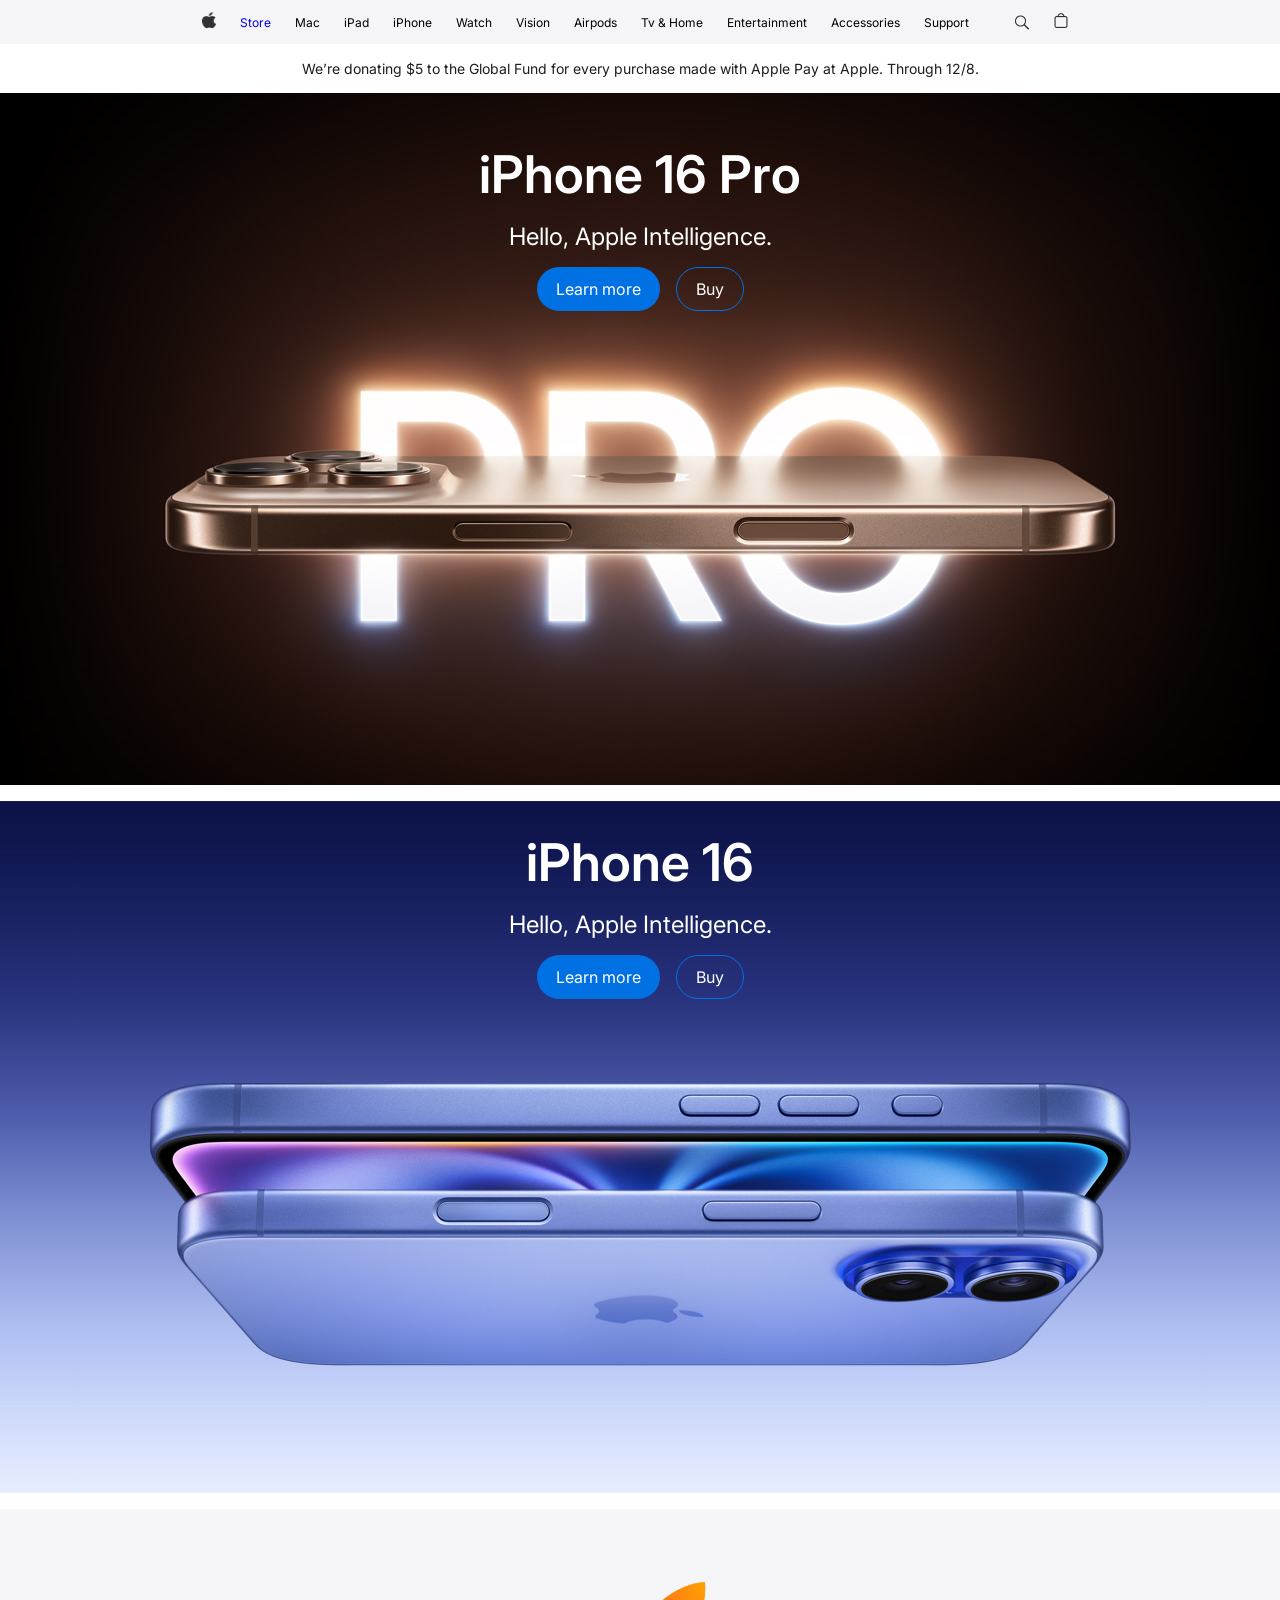
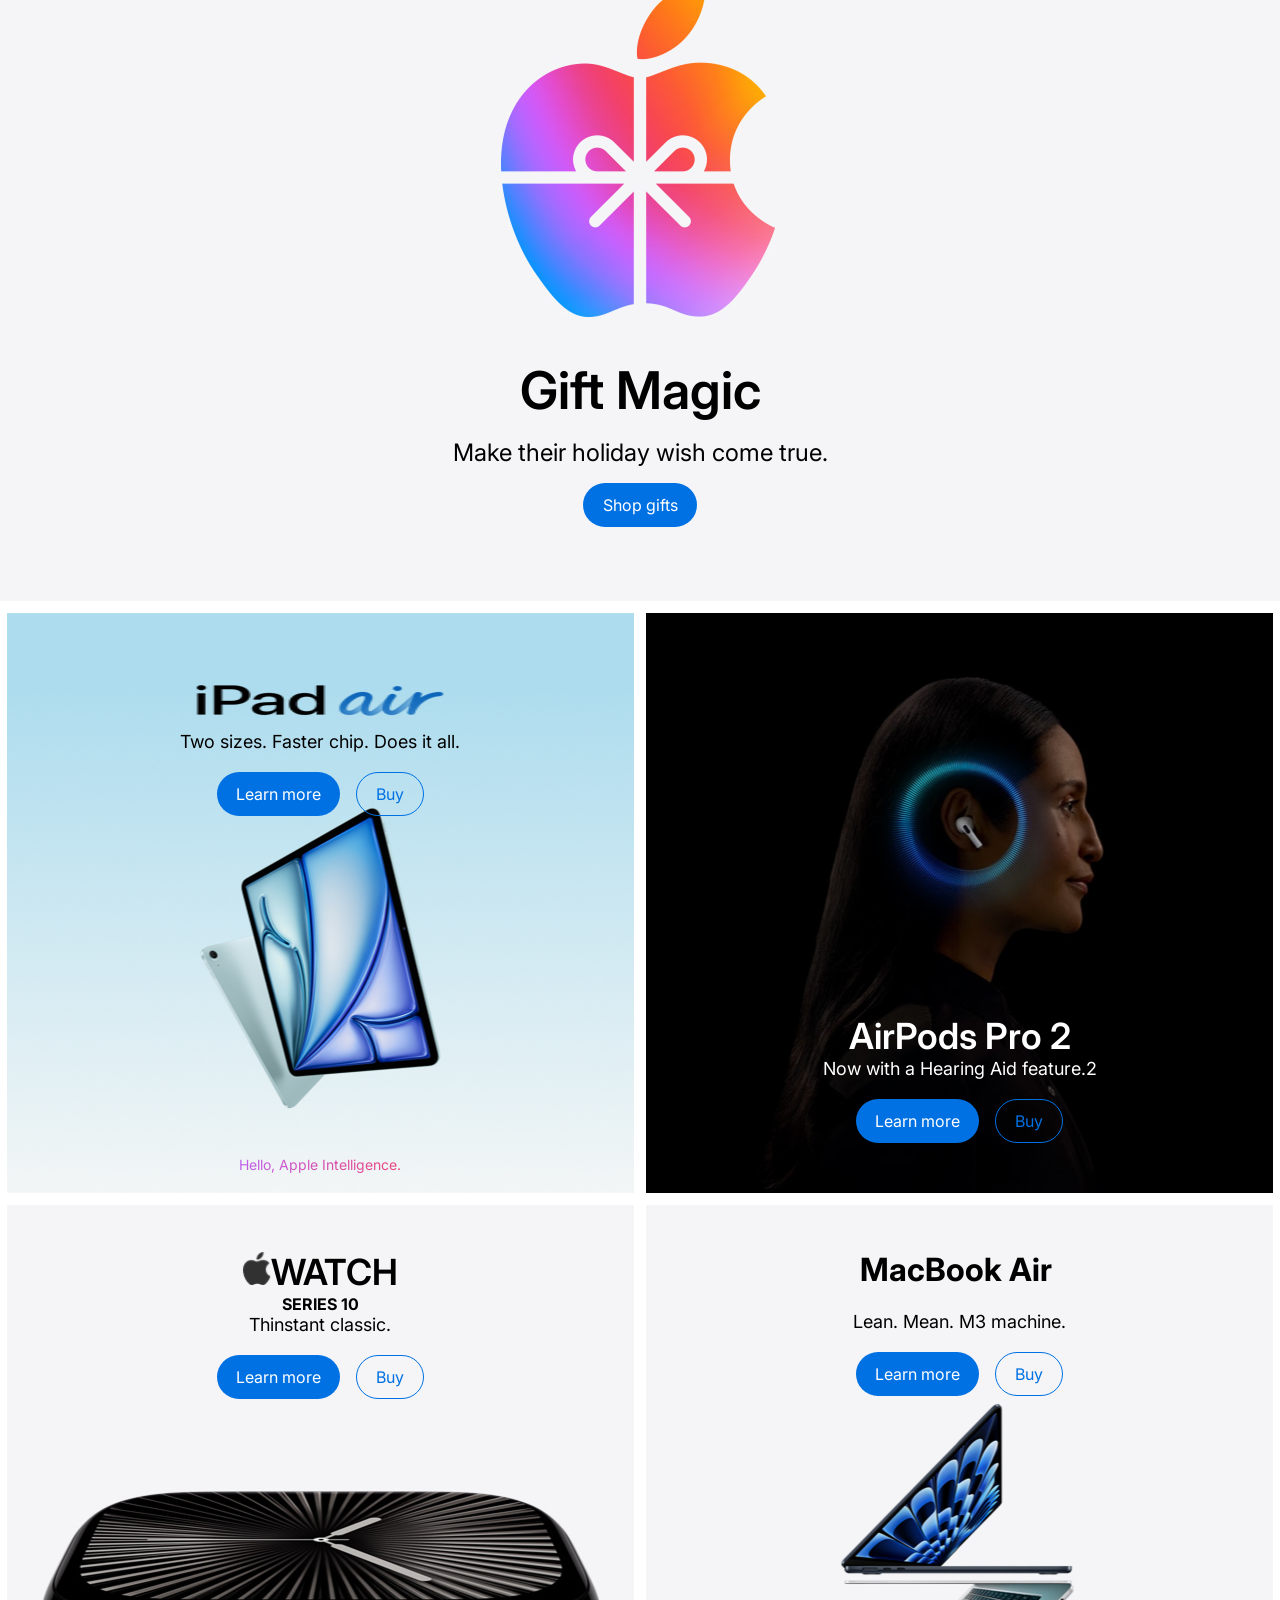
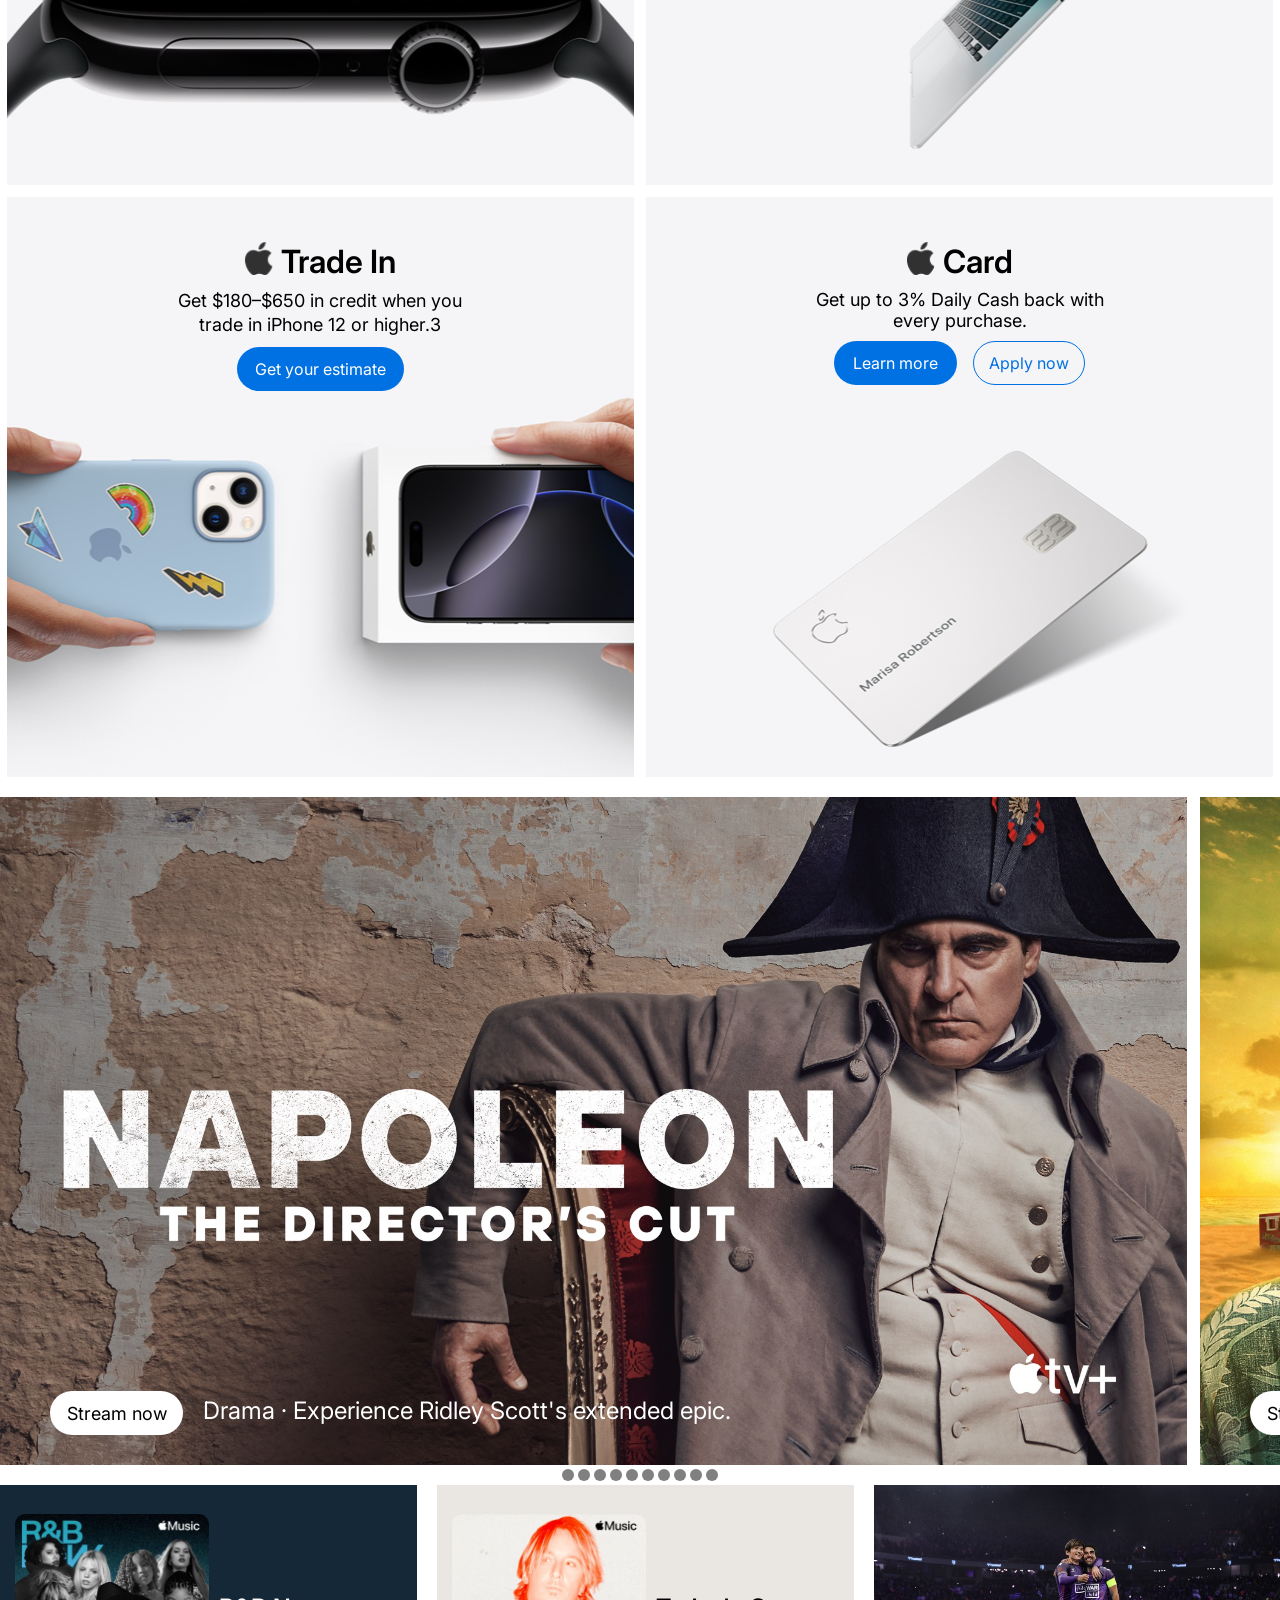
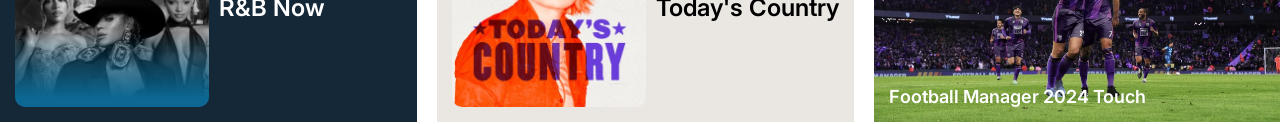
<file: index.html>
<!doctype html>
<html lang="en">
  <head>
    <meta charset="UTF-8" />
    <meta name="viewport" content="width=device-width, initial-scale=1.0" />
    <title>Apple</title>
    <link rel="stylesheet" href="style.css" />
    <link rel="preconnect" href="https://fonts.googleapis.com" />
    <link rel="preconnect" href="https://fonts.gstatic.com" crossorigin />
    <link rel="preconnect" href="https://fonts.googleapis.com" />
    <link rel="preconnect" href="https://fonts.gstatic.com" crossorigin />
    <link
      href="https://fonts.googleapis.com/css2?family=Inter:ital,opsz,wght@0,14..32,100..900;1,14..32,100..900&display=swap"
      rel="stylesheet"
    />
  </head>
  <body>
    <!-- navbar fixed -->
    <nav>
      <a href="index.html"
        ><img src="./navbar_item_apple-logo.png" class="navbar_logo"
      /></a>
      <a class="a" href="store.html">Store</a>
      <a class="a">Mac</a>
      <a class="a">iPad</a>
      <a class="a">iPhone</a>
      <a class="a">Watch</a>
      <a class="a">Vision</a>
      <a class="a">Airpods</a>
      <a class="a">Tv & Home</a>
      <a class="a">Entertainment</a>
      <a class="a">Accessories</a>
      <a class="a">Support</a>
      <menu>
        <img src="./navbar_item_search.png" class="navbar_search" />
        <img src="./navbar_item_bag.png" class="navbar_bag" />
        <img src="./navbar_item_menu.png" class="navbar_menu" />
      </menu>
    </nav>
    <!-- navbar fixed end  -->
    <span
      >We’re donating $5 to the Global Fund for every purchase made with Apple
      Pay at Apple. Through 12/8.
    </span>
    <!-- iphone 16 pro promo -->
    <section class="section1">
      <h1>iPhone 16 Pro</h1>
      <p>Hello, Apple Intelligence.</p>
      <div class="learn_buy">
        <a class="learn">Learn more</a>
        <a class="buy">Buy</a>
      </div>
    </section>
    <!-- iphone 16 promo -->
    <section class="section2">
      <h1>iPhone 16</h1>
      <p>Hello, Apple Intelligence.</p>
      <!-- learn and buy -->
      <div class="learn_buy">
        <a class="learn">Learn more</a>
        <a class="buy">Buy</a>
      </div>
    </section>
    <!-- magic gift  -->
    <section class="section3">
      <h1>Gift Magic</h1>
      <p>Make their holiday wish come true.</p>
      <a class="shop">Shop gifts</a>
    </section>
    <!-- undsen hesg duusla odoo -->
    <div class="product">
      <figure id="ipad">
        <img src="./ipadtext.png" />
        <p>Two sizes. Faster chip. Does it all.</p>
        <div class="more">
          <a class="learn">Learn more</a>
          <a class="buy">Buy</a>
        </div>
        <span>Hello, Apple Intelligence.</span>
      </figure>
      <figure id="airpods">
        <h1>AirPods Pro 2</h1>
        <p>Now with a Hearing Aid feature.2</p>
        <div class="more">
          <a class="learn">Learn more</a>
          <a class="buy">Buy</a>
        </div>
      </figure>
      <figure id="watch">
        <h1><img src="./products_apple-logo.png" class="vector" />WATCH</h1>
        <h4>SERIES 10</h4>
        <p>Thinstant classic.</p>
        <div class="more">
          <a class="learn">Learn more</a>
          <a class="buy">Buy</a>
        </div>
      </figure>
      <figure id="macbook">
        <h1>MacBook Air</h1>
        <p>Lean. Mean. M3 machine.</p>
        <div class="more">
          <a class="learn">Learn more</a>
          <a class="buy">Buy</a>
        </div>
      </figure>
      <figure id="product_mini_1">
        <h1>Apple for Small Business</h1>
        <p>Hardware, software, and expert help - all in one place.</p>
        <a class="learn">Learn more</a>
      </figure>
      <figure id="product_mini_2">
        <h1>Carrier deals at Apple</h1>
        <p>
          Get up to $1000 in credit on a new iPhone. Trade-in may be required.
        </p>
        <a class="learn">Find your deal</a>
      </figure>
      <figure id="tradein">
        <h1><img src="./products_apple-logo.png" class="vector" />Trade In</h1>
        <p>Get $180–$650 in credit when you trade in iPhone 12 or higher.3</p>
        <a class="learn">Get your estimate</a>
      </figure>
      <figure id="card">
        <h1><img src="./products_apple-logo.png" class="vector" />Card</h1>
        <p>Get up to 3% Daily Cash back with every purchase.</p>
        <div class="more">
          <a class="learn">Learn more</a>
          <a class="buy">Apply now</a>
        </div>
      </figure>
    </div>
    <!-- media scroll -->
    <div class="media">
      <div id="item1">
        <a>Stream now</a>
        <p>Drama · Experience Ridley Scott's extended epic.</p>
      </div>
      <div id="item2">
        <a>Stream now</a>
        <p>Comedy · The shady side of paradise.</p>
      </div>
      <div id="item3">
        <a>See the schedule</a>
        <p>Live MLB games, every Friday.</p>
      </div>
      <div id="item4">
        <a>Stream now</a>
        <p>Action · Worst. Heist. Ever.</p>
      </div>
      <div id="item5">
        <a class="stream">Stream now</a>
        <p>Documentary · All that glitters isn't gold.</p>
      </div>
      <div id="item6">
        <a>Stream now</a>
        <p>
          Thriller · Natalie Portman and Moses Ingram star in a visionary noir
          thriller.
        </p>
      </div>
      <div id="item7">
        <a>Stream now</a>
        <p>Drama · 16 Emmy® Nominations Including Best Drama</p>
      </div>
      <div id="item8">
        <a>Stream now</a>
        <p>Drama · New season.</p>
      </div>
      <div id="item9">
        <a>Stream now</a>
        <p>Crime · Presume nothing.</p>
      </div>
      <div id="item10">
        <a>Stream now</a>
        <p>Watch Messi, every club, and every match--live.</p>
      </div>
    </div>
    <div class="dots">
      <a href="#item1" class="dot"></a>
      <a href="#item2" class="dot"></a>
      <a href="#item3" class="dot"></a>
      <a href="#item4" class="dot"></a>
      <a href="#item5" class="dot"></a>
      <a href="#item6" class="dot"></a>
      <a href="#item7" class="dot"></a>
      <a href="#item8" class="dot"></a>
      <a href="#item9" class="dot"></a>
      <a href="#item10" class="dot"></a>
    </div>
    <!-- last last last -->
    <div class="carousel">
      <div class="group">
        <div class="page" id="page1">
          <img src="./infinity_spin_1.jpg" />
          <p>R&B Now</p>
          <a class="listen">Listen now</a>
        </div>
        <div class="page" id="page2">
          <img src="./infinity_spin_2.jpg" />
          <p>Today's Country</p>
          <a class="listen">Listen now</a>
        </div>
        <div class="page" id="page3">
          Football Manager 2024 Touch <a class="listen">Listen now</a>
        </div>
        <div class="page" id="page4">
          6 Weeks to Restart Your Fitness <a class="listen">Listen now</a>
        </div>
        <div class="page" id="page5">
          NBA 2k25 Arcade Edition <a class="listen">Listen now</a>
        </div>
        <div class="page" id="page6">
          Strenght with Kyle<a class="listen">Listen now</a>
        </div>
        <div class="page" id="page7">
          Run your first 5K<a class="listen">Listen now</a>
        </div>
        <div class="page" id="page8">
          <img src="./infinity_spin_8.jpg" />
          <p>Today's Indie Rock</p>
          <a class="listen">Listen now</a>
        </div>
        <div class="page" id="page9">
          Hello Kitty Island Adventure<a class="listen">Listen now</a>
        </div>
        <div class="page" id="page10">
          <img src="./infinity_spin_10.jpg" />
          <p>Strenght with Kyle</p>
          <a class="listen">Listen now</a>
        </div>
      </div>
      <div aria-hidden class="group">
        <div class="page" id="page1">
          <img src="./infinity_spin_1.jpg" />
          <p>R&B Now</p>
          <a class="listen">Listen now</a>
        </div>
        <div class="page" id="page2">
          <img src="./infinity_spin_2.jpg" />
          <p>Today's Country</p>
          <a class="listen">Listen now</a>
        </div>
        <div class="page" id="page3">
          Football Manager 2024 Touch <a class="listen">Listen now</a>
        </div>
        <div class="page" id="page4">
          6 Weeks to Restart Your Fitness <a class="listen">Listen now</a>
        </div>
        <div class="page" id="page5">
          NBA 2k25 Arcade Edition <a class="listen">Listen now</a>
        </div>
        <div class="page" id="page6">
          Strenght with Kyle<a class="listen">Listen now</a>
        </div>
        <div class="page" id="page7">
          Run your first 5K<a class="listen">Listen now</a>
        </div>
        <div class="page" id="page8">
          <img src="./infinity_spin_8.jpg" />
          <p>Today's Indie Rock</p>
          <a class="listen">Listen now</a>
        </div>
        <div class="page" id="page9">
          Hello Kitty Island Adventure<a class="listen">Listen now</a>
        </div>
        <div class="page" id="page10">
          <img src="./infinity_spin_10.jpg" />
          <p>Strenght with Kyle</p>
          <a class="listen">Listen now</a>
        </div>
      </div>
    </div>
  </body>
</html>
</file>
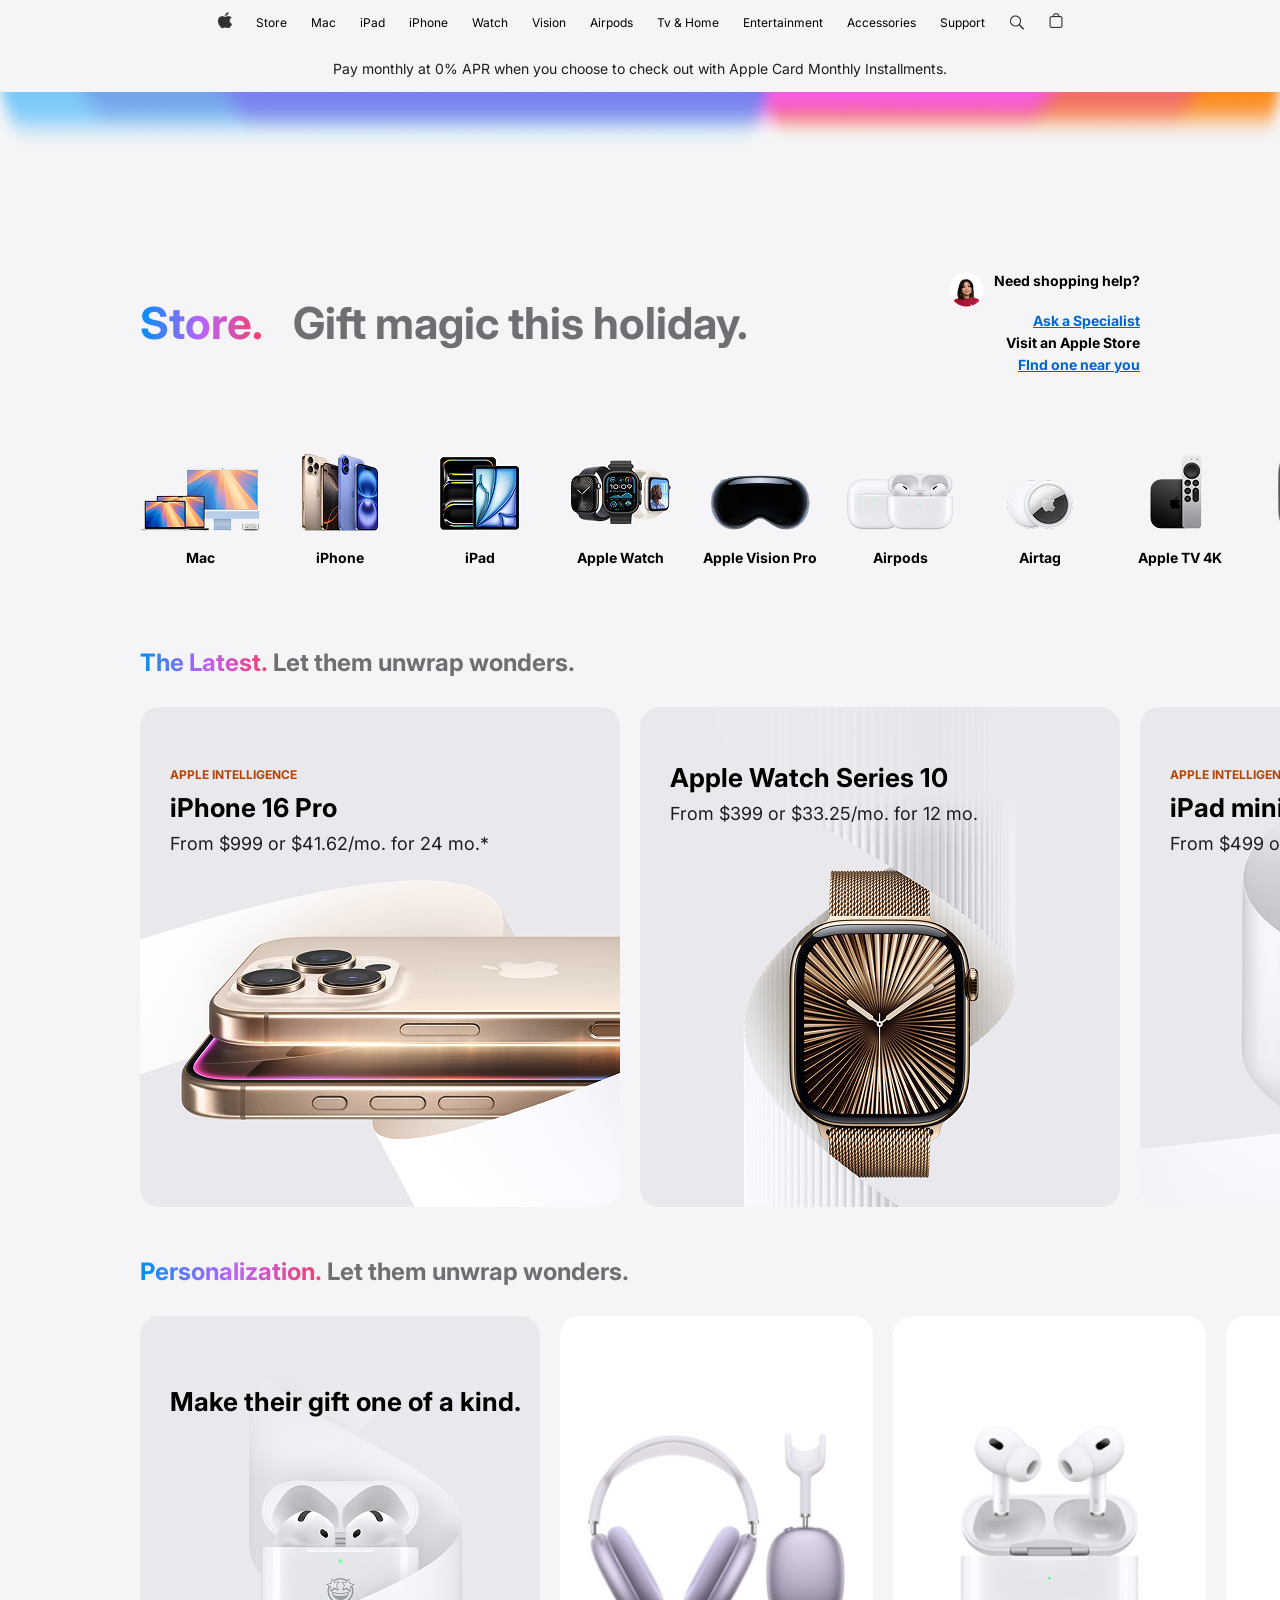
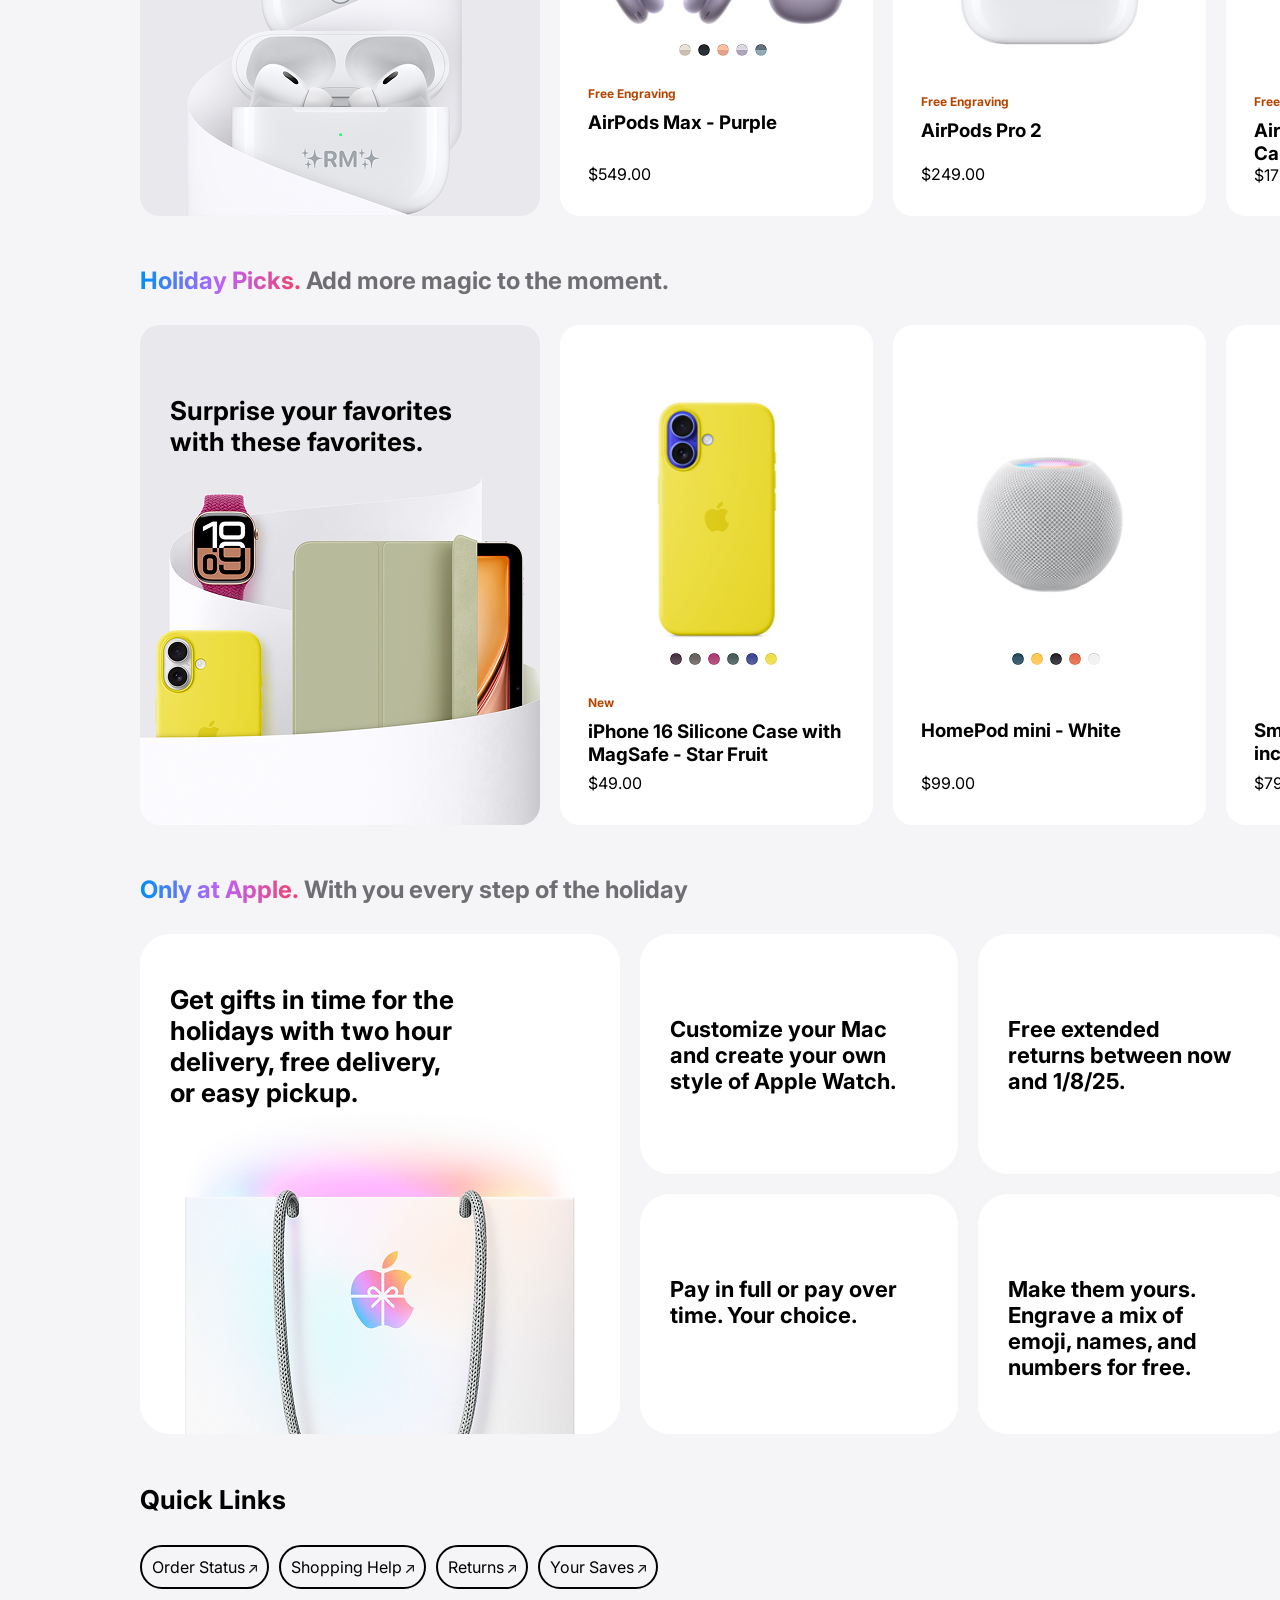
<file: store.html>
<!doctype html>
<html lang="en">
  <head>
    <meta charset="UTF-8" />
    <meta name="viewport" content="width=device-width, initial-scale=1.0" />
    <title>Store</title>
    <link rel="stylesheet" href="store.css" />
    <link rel="preconnect" href="https://fonts.googleapis.com" />
    <link rel="preconnect" href="https://fonts.gstatic.com" crossorigin />
    <link
      href="https://fonts.googleapis.com/css2?family=Inter:ital,opsz,wght@0,14..32,100..900;1,14..32,100..900&display=swap"
      rel="stylesheet"
    />
  </head>
  <body>
    <nav>
      <a href="index.html"
        ><img src="./navbar_item_apple-logo.png" class="navbar_logo"
      /></a>
      <a>Store</a>
      <a>Mac</a>
      <a>iPad</a>
      <a>iPhone</a>
      <a>Watch</a>
      <a>Vision</a>
      <a>Airpods</a>
      <a>Tv & Home</a>
      <a>Entertainment</a>
      <a>Accessories</a>
      <a>Support</a>
      <img src="./navbar_item_search.png" class="search" />
      <img src="./navbar_item_bag.png" class="bag" />
    </nav>
    <span
      >Pay monthly at 0% APR when you choose to check out with Apple Card
      Monthly Installments.
    </span>
    <img class="color" src="./store-header.png" />
    <main>
      <div class="header">
        <h1>Store.</h1>
        <h2>Gift magic this holiday.</h2>
      </div>
      <div class="Specialist">
        <div class="specialist1">
          <img src="./store-specialist.png" />
          <p>Need shopping help?</p>
        </div>
        <a>Ask a Specialist</a>
        <p>Visit an Apple Store</p>
        <a>FInd one near you</a>
      </div>
    </main>
    <!-- product section -->
    <section>
      <div>
        <img src="./store-card-13-mac-nav-202410.png" />
        <p>Mac</p>
      </div>
      <div>
        <img src="./store-card-13-iphone-nav-202409_GEO_US.png" />
        <p>iPhone</p>
      </div>
      <div>
        <img src="./store-card-13-ipad-nav-202405.png" />
        <p>iPad</p>
      </div>
      <div>
        <img src="./store-card-13-watch-nav-202409.png" />
        <p>Apple Watch</p>
      </div>
      <div>
        <img src="./apple_vision_pro.png" />
        <p>Apple Vision Pro</p>
      </div>
      <div>
        <img src="./store-card-13-airpods-nav-202409.png" />
        <p>Airpods</p>
      </div>
      <div>
        <img src="./store-card-13-airtags-nav-202108.png" />
        <p>Airtag</p>
      </div>
      <div>
        <img src="./store-card-13-appletv-nav-202210.png" />
        <p>Apple TV 4K</p>
      </div>
      <div>
        <img src="./store-card-13-homepod-nav-202301.png" />
        <p>HomePod</p>
      </div>
      <div>
        <img src="./store-card-13-accessories-nav-202409.png" />
        <p>Accessories</p>
      </div>
      <div>
        <img src="store-card-13-holiday-giftcards-asit-agc-nav-202111.png" />
        <p>Apple Gift Card</p>
      </div>
    </section>

    <div class="small-text">
      <h1>The Latest.</h1>
      <h2>Let them unwrap wonders.</h2>
    </div>
    <!-- products -->
    <div class="Thelatest">
      <div class="latest1">
        <h6>APPLE INTELLIGENCE</h6>
        <h4>iPhone 16 Pro</h4>
        <p>From $999 or $41.62/mo. for 24 mo.*</p>
      </div>
      <div class="latest2">
        <h4>Apple Watch Series 10</h4>
        <p>From $399 or $33.25/mo. for 12 mo.</p>
      </div>
      <div class="latest3">
        <h6>APPLE INTELLIGENCE</h6>
        <h4>iPad mini</h4>
        <p>From $499 or $41.58/mo. for 12 mo.</p>
      </div>
      <div class="latest4">
        <h6>APPLE INTELLIGENCE</h6>
        <h4>MacBook Pro</h4>
        <p>From $1599 or $133.25/mo. for 12 mo.</p>
      </div>
    </div>
    <div class="small-text">
      <h1>Personalization.</h1>
      <h2>Let them unwrap wonders.</h2>
    </div>
    <div class="personal">
      <div class="personal1">Make their gift one of a kind.</div>
      <div class="personal2">
        <img src="./personal_item_2.png" />
        <div class="items">
          <img src="./personal_color_1.png" /><img
            src="./personal_color_2.png"
          /><img src="./personal_color_3.png" /><img
            src="./personal_color_4.png"
          /><img src="./personal_color_5.png" />
        </div>
        <div class="price">
          <div class="price1">
            <h6>Free Engraving</h6>
            <h3>AirPods Max - Purple</h3>
          </div>
          <div class="price2">
            <p>$549.00</p>
          </div>
        </div>
      </div>
      <div class="personal3">
        <div class="personal2">
          <img src="./personal_item_3.png" />
          <div class="price">
            <div class="price1">
              <h6>Free Engraving</h6>
              <h3>AirPods Pro 2</h3>
            </div>
            <div class="price2">
              <p>$249.00</p>
            </div>
          </div>
        </div>
      </div>
      <div class="personal3">
        <div class="personal2">
          <img src="./personal_item_4.png" />
          <div class="price">
            <div class="price1">
              <h6>Free Engraving</h6>
              <h3>AirPods 4 with Active Noise Cancellation</h3>
            </div>
            <div class="price2">
              <p>$179.00</p>
            </div>
          </div>
        </div>
      </div>
      <div class="personal3">
        <div class="personal2">
          <img src="./personal_item_5.png" />
          <div class="price">
            <div class="price1">
              <h6>Free Engraving</h6>
              <h3>Apple Pencil Pro</h3>
            </div>
            <div class="price2">
              <p>$49.00</p>
            </div>
          </div>
        </div>
      </div>
    </div>
    <div class="small-text">
      <h1>Holiday Picks.</h1>
      <h2>Add more magic to the moment.</h2>
    </div>

    <!-- 3 AAAAAAAAAAAAAAA -->
    <div class="personal" id="personal">
      <div class="personal4">
        <p>Surprise your favorites with these favorites.</p>
      </div>
      <div class="personal2">
        <img src="./holiday_item_2.png" />
        <div class="items">
          <img src="./holiday_color_1.png" /><img
            src="./holiday_color_2.png"
          /><img src="./holiday_color_3.png" /><img
            src="./holiday_color_4.png"
          /><img src="./holiday_color_5.png" />
          <img src="./holiday_color_6.png" />
        </div>
        <div class="price">
          <div class="price1">
            <h6>New</h6>
            <h3>iPhone 16 Silicone Case with MagSafe - Star Fruit</h3>
          </div>
          <div class="price2">
            <p>$49.00</p>
          </div>
        </div>
      </div>
      <div class="personal2">
        <img src="./holiday_item_3.png" />
        <div class="items">
          <img src="./holiday_color_3_1.png" /><img
            src="./holiday_color_3_2.png"
          /><img src="./holiday_color_3_3.png" /><img
            src="./holiday_color_3_4.png"
          /><img src="./holiday_color_3_5.png" />
        </div>
        <div class="price" id="price">
          <div class="price1">
            <h3>HomePod mini - White</h3>
          </div>
          <div class="price2">
            <p>$99.00</p>
          </div>
        </div>
      </div>
      <div class="personal2">
        <img src="./holiday_item_4.png" />
        <div class="items">
          <img src="./holiday_color_4_1.png" /><img
            src="./holiday_color_4_2.png"
          /><img src="./holiday_color_4_3.png" /><img
            src="./holiday_color_4_4.png"
          />
        </div>
        <div class="price" id="price">
          <div class="price1">
            <h3>Smart Folio for iPad Air 11 - inch (M2) - Sage</h3>
          </div>
          <div class="price2" id="price2">
            <p>$79.00</p>
          </div>
        </div>
      </div>
      <div class="personal2">
        <img src="./holiday_item_5.png" />
        <div class="items">
          <img src="./holiday_color_5_1.png" /><img
            src="./holiday_color_5_2.png"
          /><img src="./holiday_color_5_3.png" />
        </div>
        <div class="price">
          <div class="price1">
            <h6>New</h6>
            <h3>Beats Solo 4 - On - Ear Wireless Headphones</h3>
          </div>
          <div class="price2">
            <p>$79.00</p>
          </div>
        </div>
      </div>
    </div>
    <!-- aaaaa medehgui -->
    <div class="small-text">
      <h1>Only at Apple.</h1>
      <h2>With you every step of the holiday</h2>
    </div>
    <!-- only at hho -->
    <div class="only_at_apple">
      <div class="only1">
        <p>
          Get gifts in time for the holidays with two hour delivery, free
          delivery, or easy pickup.
        </p>
      </div>
      <div class="only2">
        <div class="grid1">
          Customize your Mac and create your own style of Apple Watch.
        </div>
        <div class="grid1">Pay in full or pay over time. Your choice.</div>
      </div>
      <div class="only2">
        <div class="grid1">Free extended returns between now and 1/8/25.</div>
        <div class="grid1">
          Make them yours. Engrave a mix of emoji, names, and numbers for free.
        </div>
      </div>

      <div class="only3">
        <p class="p1">APPLE TRADE IN</p>
        <p class="p2">
          Trade in your current device. Get credit toward a new one.
        </p>
      </div>
    </div>
    <h5>Quick Links</h5>
    <footer>
      <div>Order Status <img src="./Last.png" /></div>
      <div>Shopping Help <img src="./Last.png" /></div>
      <div>Returns <img src="./Last.png" /></div>
      <div>Your Saves <img src="./Last.png" /></div>
    </footer>
  </body>
</html>
</file>
<file: style.css>
* {
  box-sizing: border-box;
  margin: 0;
  font-family: inter;
}

body {
  display: flex;
  align-items: center;
  flex-direction: column;
  padding-bottom: 2px;
}
/* navbar fixed */
nav {
  width: 100%;
  height: 44px;
  display: flex;
  gap: 24px;
  font-size: 12px;
  font-weight: 400;
  align-items: center;
  justify-content: center;
  background-color: #f5f5f7;
  position: fixed;
  padding-right: 50px;
  padding-left: 20px;
}
a {
  text-decoration: none;
}
.navbar_logo {
  width: 14px;
  height: 17px;
}
menu {
  width: 55px;
  gap: 24px;
  display: flex;
  justify-content: center;
  align-items: center;
}
.navbar_menu {
  display: none;
}

/* navbar end */
span {
  font-family: inter;
  font-size: 14px;
  font-weight: 400;
  display: flex;
  justify-content: center;
  color: #1d1d1f;
  padding-top: 60px;
  padding-right: 30px;
  padding-left: 30px;
  background-color: white;
  width: 100%;
  text-align: center;
}
/* section */
/* first */
section {
  width: 100%;
  height: 692px;
  margin-top: 16px;
  display: flex;
  flex-direction: column;
  align-items: center;
  font-family: Inter;
  gap: 16px;
}
.section1 {
  background-image: url(./home_background_1.jpg);
  background-size: cover;
  background-position: center;
  background-repeat: no-repeat;
  padding-top: 50px;
}
.section2 {
  background-image: url(./home_background_2.png);
  background-size: cover;
  background-position: center;
  background-repeat: no-repeat;
  padding-top: 30px;
}
.section3 {
  background-image: url(./home_background_3.png);
  background-size: cover;
  background-position: center;
  background-repeat: no-repeat;
  padding-top: 450px;
}
h1 {
  font-size: 52px;
  color: white;
  font-weight: 600;
}
p {
  font-size: 24px;
  color: white;
  font-weight: 400;
}
.section3 h1 {
  color: black;
}
.section3 p {
  color: black;
}
/* learn and buy button */
.learn_buy {
  font-size: 16px;
  font-weight: 400;
  font-family: Inter;
  padding:
    left 20px,
    right 20px,
    top 12px,
    bottom 12px;
  display: flex;
  justify-content: center;
  align-items: center;
  gap: 16px;
}
.learn {
  width: 123px;
  height: 44px;
  background-color: #0071e3;
  color: white;
  border-radius: 30px;
  align-items: center;
  display: flex;
  justify-content: center;
}
.buy {
  width: 68px;
  height: 44px;
  color: white;
  border-radius: 30px;
  background-color: transparent;
  border: solid 1px #0071e3;
  align-items: center;
  display: flex;
  justify-content: center;
}
/* learn and buy end */

.shop {
  width: 114px;
  height: 44px;
  background-color: #0071e3;
  border-radius: 30px;
  display: flex;
  justify-content: center;
  align-items: center;
  color: white;
}
/* Section end */

/* products scroll media */
.product {
  width: 100%;
  height: 1764px;
  display: flex;
  flex-wrap: wrap;
  gap: 12px;
  justify-content: center;
  margin-top: 12px;
}
.product figure {
  width: 49%;
  height: 580px;
  background-size: cover;
  background-position: center;
  display: flex;
  flex-direction: column;
  align-items: center;
  padding-top: 30px;
}
.product h1 {
  font-size: 36px;
}
.product p {
  font-size: 18px;
  font-weight: 400;
}
.product .buy {
  color: #0071e3;
}

#ipad {
  background-image: url(./product_section_1.png);
}
#ipad img {
  width: 250px;
  height: 33px;
  margin-top: 40px;
}
#ipad p {
  color: black;
  font-weight: 400;
  margin-top: 15px;
}
#ipad span {
  margin-top: 280px;
  font-size: 14px;
  background: linear-gradient(
    90deg,
    #0090f7 0%,
    #ba62fc 33.33%,
    #f2416b 66.67%,
    #f55600 100%
  );
  background-clip: text;
  -webkit-text-fill-color: transparent;
}
.more {
  display: flex;
  gap: 16px;
  margin-top: 20px;
}
#airpods {
  background-image: url(./product_section_2.png);
  display: flex;
  justify-content: end;
  padding-bottom: 50px;
}
#watch {
  background-image: url(./product_section_3.png);
}

#watch h1 {
  color: black;
  margin-top: 15px;
}
#watch p {
  color: black;
}

#macbook {
  background-image: url(./product_section_4.png);
}
.vector {
  width: 28px;
  height: 33px;
  position: relative;
}
#macbook h1 {
  display: flex;
  width: 200px;
  height: 61px;
  gap: 8px;
  color: black;
  font-weight: 700;
  font-size: 32px;
  margin-top: 15px;
}
#macbook h4 {
  font-size: 14px;
  font-weight: 700;
  letter-spacing: 2px;
}
#macbook p {
  color: black;
}
/* for tablet and phone */
#product_mini_1 {
  background-image: url(./product_mobile_1.png);
  display: none;
}
#product_mini_2 {
  background-image: url(./product_mobile_2.png);
  display: none;
}
#tradein {
  background-image: url(./product_section_5.png);
}
#tradein h1 {
  color: black;
  gap: 8px;
  display: flex;
  font-size: 32px;
  margin-top: 15px;
}
#tradein p {
  color: black;
  font-size: 18px;
  line-height: 24px;
  width: 322px;
  text-align: center;
  margin-top: 8px;
}
#tradein .learn {
  width: 167px;
  margin-top: 10px;
}
#card {
  background-image: url(./product_section_6.png);
}
#card h1 {
  color: black;
  font-size: 32px;
  display: flex;
  gap: 8px;
  margin-top: 15px;
}
#card p {
  width: 322px;
  color: black;
  text-align: center;
  margin-top: 8px;
}
#card .buy {
  width: 112px;
}
#card .more {
  margin-top: 10px;
}
/* product end */
.carousel {
  width: 100%;
  display: flex;
  overflow-x: auto;
  flex-direction: row;
  gap: 20px;
  position: relative;
}
/* hover */
.carousel:hover .group {
  animation-play-state: paused;
}
.listen {
  width: 100px;
  height: 30px;
  background-color: white;
  color: black;
  padding-top: 6px;
  padding-left: 12px;
  border-radius: 30px;
  font-size: 14px;
  position: absolute;
  left: 150px;
  top: 100px;
  display: none;
}
.carousel:hover .page {
  filter: grayscale(100%);
}
.carousel:hover .page:hover {
  filter: grayscale(0%);
}
#page1:hover .listen {
  display: block;
}
#page2:hover .listen {
  display: block;
}
#page3:hover .listen {
  display: block;
}
#page4:hover .listen {
  display: block;
}
#page5:hover .listen {
  display: block;
}
#page6:hover .listen {
  display: block;
}
#page7:hover .listen {
  display: block;
}
#page8:hover .listen {
  display: block;
}
#page9:hover .listen {
  display: block;
}
#page10:hover .listen {
  display: block;
}
/* hover end */
.carousel::-webkit-scrollbar {
  display: none;
}
.group {
  display: flex;
  gap: 20px;
  animation: spin 20s infinite linear;
}

.page {
  width: 417px;
  height: 237px;
  background-size: cover;
  display: flex;
  align-items: end;
  padding: 15px;
  color: white;
  font-size: 18px;
  font-weight: 600;
}
@keyframes spin {
  from {
    translate: 0;
  }
  to {
    translate: -100%;
  }
}

#page1 {
  background-color: rgb(20, 40, 56);
}
.group img {
  width: 50%;
  border-radius: 10px;
}
.page1 p {
  margin-left: 20px;
  line-height: 18px;
  font-weight: 600;
  display: flex;
}
#page1 p {
  display: flex;
  margin-bottom: 85px;
  margin-left: 10px;
  font-weight: 600;
}
#page2 p {
  display: flex;
  margin-bottom: 85px;
  margin-left: 10px;
  font-weight: 600;
}
#page8 p {
  display: flex;
  margin-bottom: 85px;
  margin-left: 10px;
  font-weight: 600;
}
#page10 p {
  display: flex;
  margin-bottom: 85px;
  margin-left: 10px;
  font-weight: 600;
}
#page2 {
  background-color: #eae6e1;
  position: relative;
}
#page2 p {
  color: black;
}
#page8 p {
  color: black;
}
#page10 p {
  color: black;
}
#page3 {
  background-image: url(./infinity_spin_3.jpg);
  position: relative;
}
#page4 {
  background-image: url(./infinity_spin_4.jpg);
  position: relative;
}
#page5 {
  background-image: url(./infinity_spin_5.jpg);
  position: relative;
}
#page6 {
  background-image: url(./infinity_spin_6.jpg);
  position: relative;
}
#page7 {
  background-image: url(./infinity_spin_7.jpg);
  position: relative;
}
#page8 {
  background-color: rgb(64, 13, 14);
  position: relative;
}
#page9 {
  background-image: url(./infinity_spin_9.jpg);
  position: relative;
}
#page10 {
  background-color: rgb(38, 38, 38);
  position: relative;
}

/* hajuu tishe hucheer huduldg */
.media {
  width: 100%;
  display: flex;
  flex-direction: row;
  align-items: center;
  overflow-x: scroll;
  scroll-behavior: smooth;
  scrollbar-width: none;
  margin-top: 20px;
}
.media div {
  min-width: 1200px;
  min-height: 668px;
  background-size: contain;
  background-repeat: no-repeat;
  scroll-snap-align: center;
  display: flex;
  align-items: end;
  font-size: 18px;
  padding-bottom: 30px;
  padding-left: 50px;
  gap: 20px;
}
#item1 {
  background-image: url(./media_scroll_1.jpg);
}
.media a {
  color: black;
  width: 133px;
  height: 44px;
  display: flex;
  justify-content: center;
  align-items: center;
  background-color: white;
  border-radius: 30px;
}
.media p {
  margin-bottom: 10px;
}
#item2 {
  background-image: url(./media_scroll_2.jpg);
}
#item3 {
  background-image: url(./media_scroll_3.jpg);
}
#item3 a {
  width: 160px;
}
#item4 {
  background-image: url(./media_scroll_4.jpg);
}
#item5 {
  background-image: url(./media_scroll_5.jpg);
}
#item6 {
  background-image: url(./media_scroll_6.jpg);
}
#item7 {
  background-image: url(./media_scroll_7.jpg);
}
#item8 {
  background-image: url(media_scroll_8.jpg);
}
#item9 {
  background-image: url(media_scroll_9.jpg);
}
#item10 {
  background-image: url(media_scroll_10.jpg);
}
.dots a {
  width: 12px;
  height: 12px;
  background: gray;
  border-radius: 50%;
  display: inline-block;
}
.dot {
  display: flex;
}
@media (max-width: 768px) {
  nav .a {
    display: none;
  }
  nav {
    display: flex;
    justify-content: space-between;
    width: 100%;
  }
  .navbar_menu {
    display: block;
  }
  .section3 {
    display: none;
  }
  .product {
    height: 2350px;
  }
  #ipad {
    width: 100%;
  }
  #card {
    display: none;
  }
  #airpods {
    background-image: url(./product_mini_3.png);
  }
  #watch {
    background-image: url(./product_mini_4.png);
  }

  #product_mini_1 {
    display: block;
    display: flex;
  }
  #product_mini_2 {
    display: block;
    display: flex;
  }
  #product_mini_1 h1 {
    color: black;
    gap: 8px;
    display: flex;
    font-size: 32px;
    margin-top: 15px;
    width: 250px;
    text-align: center;
  }
  #product_mini_1 p {
    color: black;
    gap: 8px;
    display: flex;
    font-size: 18px;
    margin-top: 15px;
    width: 300px;
    text-align: center;
  }
  #product_mini_1 a {
    margin-top: 10px;
  }

  #product_mini_2 h1 {
    color: black;
    gap: 8px;
    display: flex;
    font-size: 32px;
    margin-top: 300px;
    width: 250px;
    text-align: center;
  }
  #product_mini_2 p {
    color: black;
    gap: 8px;
    display: flex;
    font-size: 18px;
    margin-top: 15px;
    width: 300px;
    text-align: center;
  }
  #product_mini_2 a {
    width: 150px;
    margin-top: 10px;
  }
  .media {
    width: 100%;
    min-height: 380px;
    gap: 10px;
  }
  .media div {
    min-width: 689px;
    min-height: 380px;
  }
}

@media (max-width: 600px) {
  .product {
    height: 2350px;
  }
  .product {
    height: 4150px;
  }

  .product figure {
    width: 100%;
  }
  .media {
    margin-top: 5px;
  }
  .media a {
    display: none;
  }
  .media p {
    display: none;
  }
  .media div {
    min-width: 200px;
  }
  #item1 {
    background-image: url(./media_mobile_1.png);
  }
  #item2 {
    background-image: url(./media_mobile_2.png);
  }
  #item3 {
    background-image: url(./media_mobile_3.png);
  }
  #item3 a {
    width: 160px;
  }
  #item4 {
    background-image: url(./media_mobile_4.png);
  }
  #item5 {
    background-image: url(./media_mobile_5.png);
  }
  #item6 {
    background-image: url(./media_mobile_6.png);
  }
  #item7 {
    background-image: url(./media_mobile_7.png);
  }
  #item8 {
    background-image: url(media_mobile_8.png);
  }
  #item9 {
    display: none;
  }
  #item10 {
    display: none;
  }
  .dots #item9 {
    display: none;
  }
  .dots #item10 {
    display: none;
  }
}
@media (max-width: 390px) {
  .section1 {
    background-image: url(./section_mobile_background_1.png);
    height: 500px;
    padding-top: 330px;
  }
  .section2 {
    background-image: url(./section_mobile_background_2.png);
    height: 500px;
  }
  section h1 {
    font-size: 30px;
  }
  section p {
    font-size: 24px;
  }
}
</file>
<file: store.css>
* {
  box-sizing: border-box;
  margin: 0;
  font-family: inter;
  scrollbar-width: none;
}
body {
  display: flex;
  flex-direction: column;
  background-color: #f5f5f7;
}
/* navbar fixed */
nav {
  width: 100%;
  height: 44px;
  display: flex;
  gap: 24px;
  font-family: Inter;
  font-size: 12px;
  font-weight: 400;
  align-items: center;
  justify-content: center;
  background-color: #f5f5f7cc;
  position: fixed;
}
.navbar_logo {
  width: 14px;
  height: 17px;
}
.navbar_search {
  width: 15px;
  height: 44px;
}
.bag {
  width: 14px;
  height: 44px;
}
/* navbar end */
span {
  font-family: inter;
  font-size: 14px;
  font-weight: 400;
  display: flex;
  justify-content: center;
  color: #1d1d1f;
  padding-top: 60px;
}
.color {
  width: 100%;
  height: 100px;
  margin-top: 15px;
}
main {
  display: flex;
  justify-content: space-between;
  align-items: center;
  padding-top: 80px;
  gap: 20px;
  width: 100%;
  padding-left: 140px;
  padding-right: 140px;
}
.header {
  display: flex;
  gap: 30px;
}
h1 {
  background-image: linear-gradient(
    90deg,
    #0090f7 0%,
    #ba62fc 50%,
    #f2416b 100%
  );
  background-clip: text;
  -webkit-background-clip: text;
  -webkit-text-fill-color: transparent;
  font-size: 44px;
}
h2 {
  font-size: 44px;
  font-weight: 700;
  color: #6e6e73;
}
.Specialist {
  display: flex;
  flex-direction: column;
  gap: 5px;
  text-align: end;
}
.specialist1 {
  display: flex;
  gap: 10px;
}
main img {
  width: 35px;
  height: 35px;
}
main p {
  font-size: 14px;
  font-weight: 700;
}
main a {
  font-size: 14px;
  font-weight: 700;
  color: #0066cc;
  text-decoration: underline;
}
section {
  width: 100vw;
  height: 145px;
  padding-left: 140px;
  display: flex;
  margin-top: 80px;
  gap: 20px;
  text-align: center;
  font-size: 14px;
  font-weight: 700;
  overflow-x: scroll;
  scroll-behavior: smooth;
  scrollbar-width: none;
}
section img {
  width: 120px;
  height: 78px;
}
section p {
  margin-top: 15px;
}
.small-text {
  font-size: 24px;
  font-weight: 700;
  padding-left: 140px;
  display: flex;
  gap: 5px;
  margin-top: 50px;
}
.small-text h1 {
  font-size: 24px;
  font-weight: 700;
}
.small-text h2 {
  font-size: 24px;
  font-weight: 700;
}
/* products AAAAAAAAA */
.Thelatest {
  display: flex;
  width: 100%;
  height: 500px;
  gap: 20px;
  padding-left: 140px;
  margin-top: 30px;
  overflow-x: scroll;
  scroll-behavior: smooth;
  scrollbar-width: none;
}
.Thelatest div {
  min-width: 480px;
  height: 500px;
  border-radius: 20px;
  padding: 30px;
  display: flex;
  gap: 10px;
  flex-direction: column;
}
h6 {
  color: #b64400;
  font-size: 12px;
  font-weight: 700;
}
h4 {
  font-size: 26px;
  font-weight: 700;
}
.Thelatest p {
  font-size: 18px;
  font-weight: 400;
  color: #1d1d1f;
}

.latest1 {
  background-image: url(./store-card-50-holiday-iphone-pro-202411_GEO_US.png);
  background-size: cover;
}
.latest2 {
  background-image: url(./store-card-50-holiday-watch-s10-202411.png);
  background-size: cover;
}
.latest2 h4 {
  margin-top: 25px;
}
.latest3 {
  background-image: url(./store-card-50-holiday-ipad-mini-202411.png);
  background-size: cover;
}
.latest4 {
  background-image: url(./store-card-50-holiday-macbook-pro-202411.png);
  background-size: cover;
}
/* product2 aaakjaas */
.personal {
  width: 100%;
  display: flex;
  gap: 20px;
  overflow-x: scroll;
  scroll-behavior: smooth;
  padding-left: 140px;
  margin-top: 30px;
  scrollbar-width: none;
}
.personal div {
  border-radius: 20px;
}
.personal1 {
  background-image: url(./personal_item_1.png);
  height: 500px;
  background-size: cover;
  background-repeat: no-repeat;
  min-width: 400px;
  font-size: 26px;
  font-weight: 700;
  padding-left: 30px;
  padding-top: 70px;
}
.personal2 {
  min-width: 313px;
  height: 500px;
  background-color: white;
  padding-top: 71px;
  padding-left: 28px;
  padding-right: 28px;
  padding-bottom: 32px;
  display: flex;
  flex-direction: column;
}
.items {
  width: 270px;
  height: 12px;
  display: flex;
  gap: 7px;
  justify-content: center;
}
.items img {
  width: 12px;
  height: 12px;
}
h6 {
  margin-top: 30px;
}
.price1 h3 {
  margin-top: 10px;
  width: 257px;
}
.price {
  display: flex;
  flex-direction: column;
  justify-content: space-between;
  height: 159px;
}
#price {
  margin-top: 44px;
}
.personal3 {
  min-width: 313px;
}
.personal3 img {
  margin-top: 20px;
}
#personal .personal3 img {
  margin-top: 0;
  margin-left: 15px;
}
.personal4 {
  background-image: url(./holiday_item_1.png);
  height: 500px;
  background-size: cover;
  background-repeat: no-repeat;
  min-width: 400px;
  font-size: 26px;
  font-weight: 700;
  padding-left: 30px;
  padding-top: 70px;
}
.personal4 p {
  width: 290px;
}
/* ///// */
.only_at_apple {
  width: 100%;
  height: 500px;
  display: flex;
  gap: 20px;
  overflow-x: scroll;
  scroll-behavior: smooth;
  padding-left: 140px;
  margin-top: 30px;
  scrollbar-width: none;
}
.only1 {
  min-width: 480px;
  height: 500px;
  background-image: url(onlyatapple_1.png);
  font-size: 26px;
  font-weight: 700;
  padding-left: 30px;
  padding-top: 50px;
  border-radius: 30px;
}
.only1 p {
  width: 305px;
}
.only2 {
  width: 318px;
  display: flex;
  flex-direction: column;
  justify-content: space-between;
  gap: 20px;
}
.grid1 {
  min-width: 318px;
  height: 240px;
  background-color: white;
  font-size: 22px;
  font-weight: 700;
  padding-top: 82px;
  padding-left: 30px;
  padding-right: 55px;
  border-radius: 30px;
}
.only3 {
  min-width: 480px;
  height: 500px;
  background-image: url(onlyatapple_2.png);
  font-size: 26px;
  font-weight: 700;
  padding-left: 30px;
  padding-top: 50px;
  border-radius: 30px;
  gap: 10px;
}

.p1 {
  color: #6e6e73;
  font-size: 12px;
  font-weight: 700;
}
.p2 {
  margin-top: 10px;
  width: 330px;
}
h5 {
  color: black;
  font-size: 26px;
  font-weight: 700;
  padding-left: 140px;
  margin-top: 50px;
}
footer {
  display: flex;
  gap: 10px;
  margin-top: 30px;
  margin-bottom: 50px;
  padding-left: 140px;
}
footer div {
  border: black 2px solid;
  border-radius: 30px;
  padding: 10px;
}
</file>
